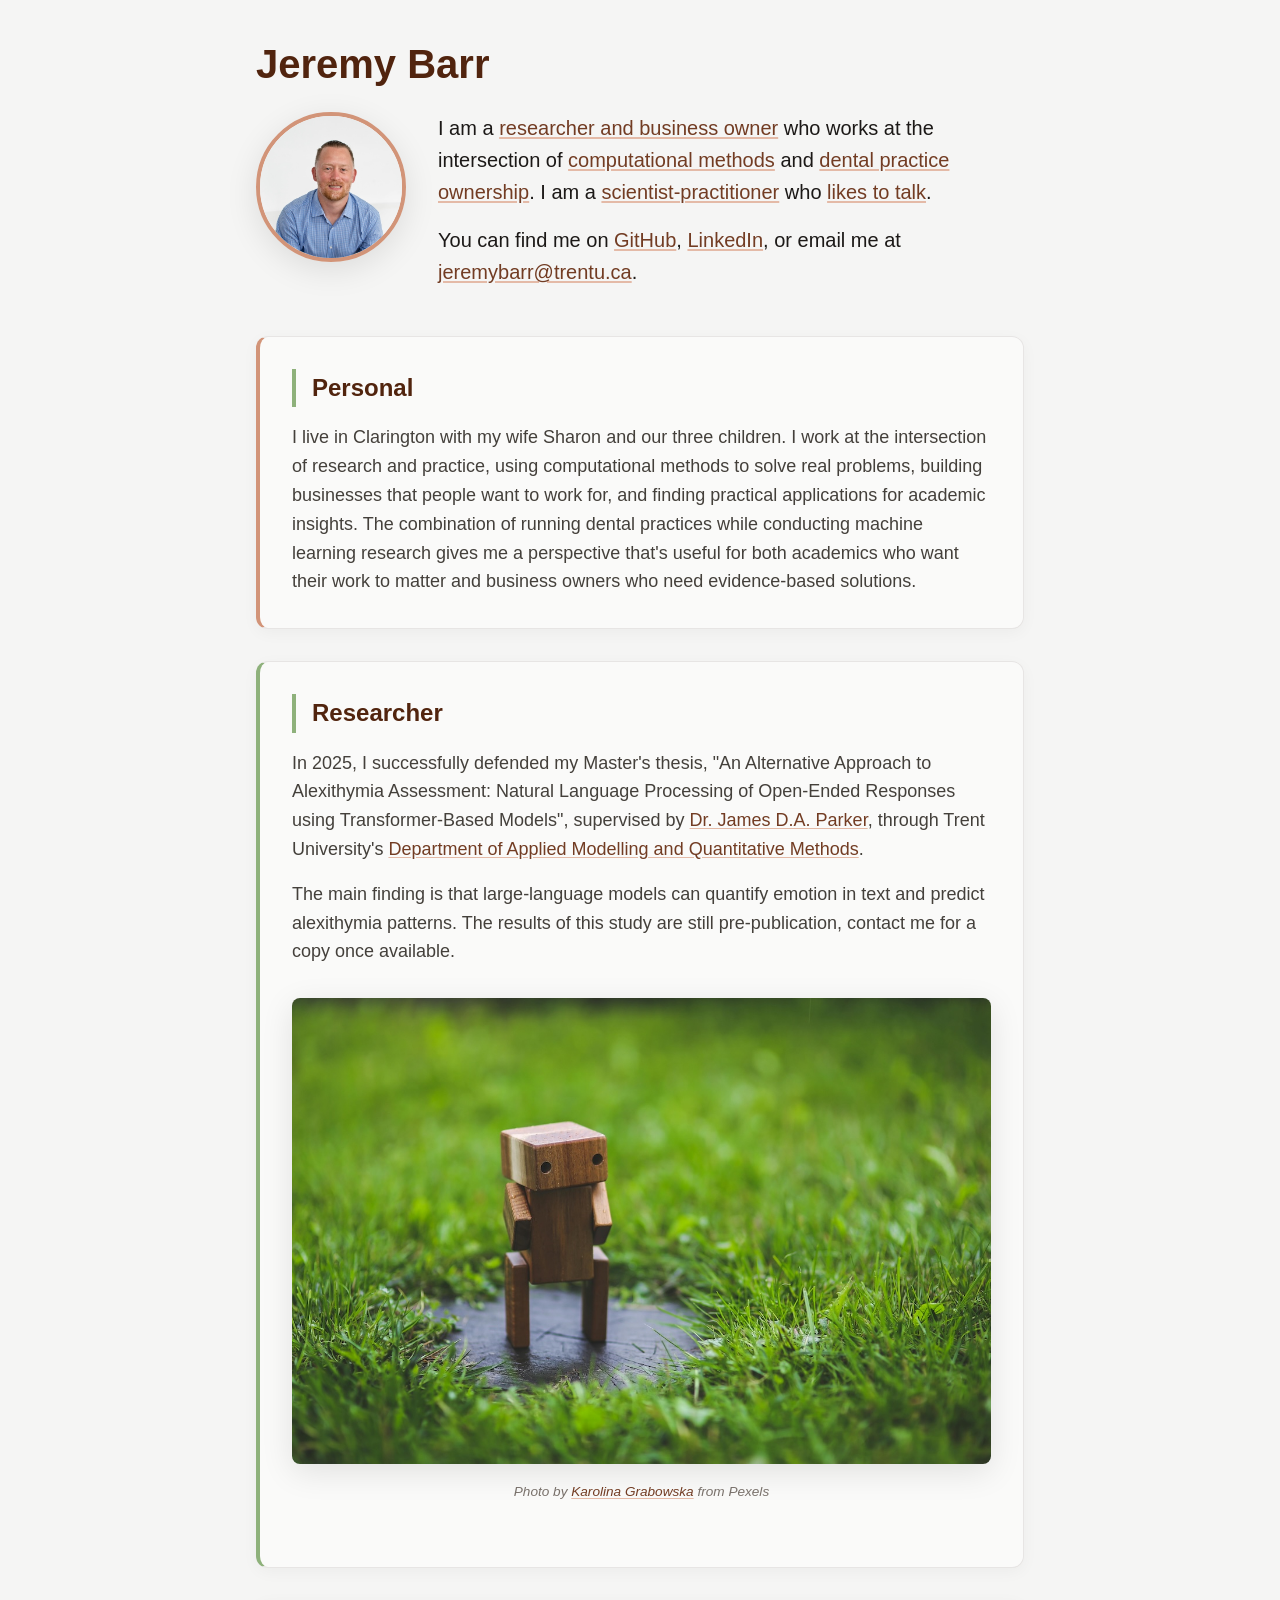
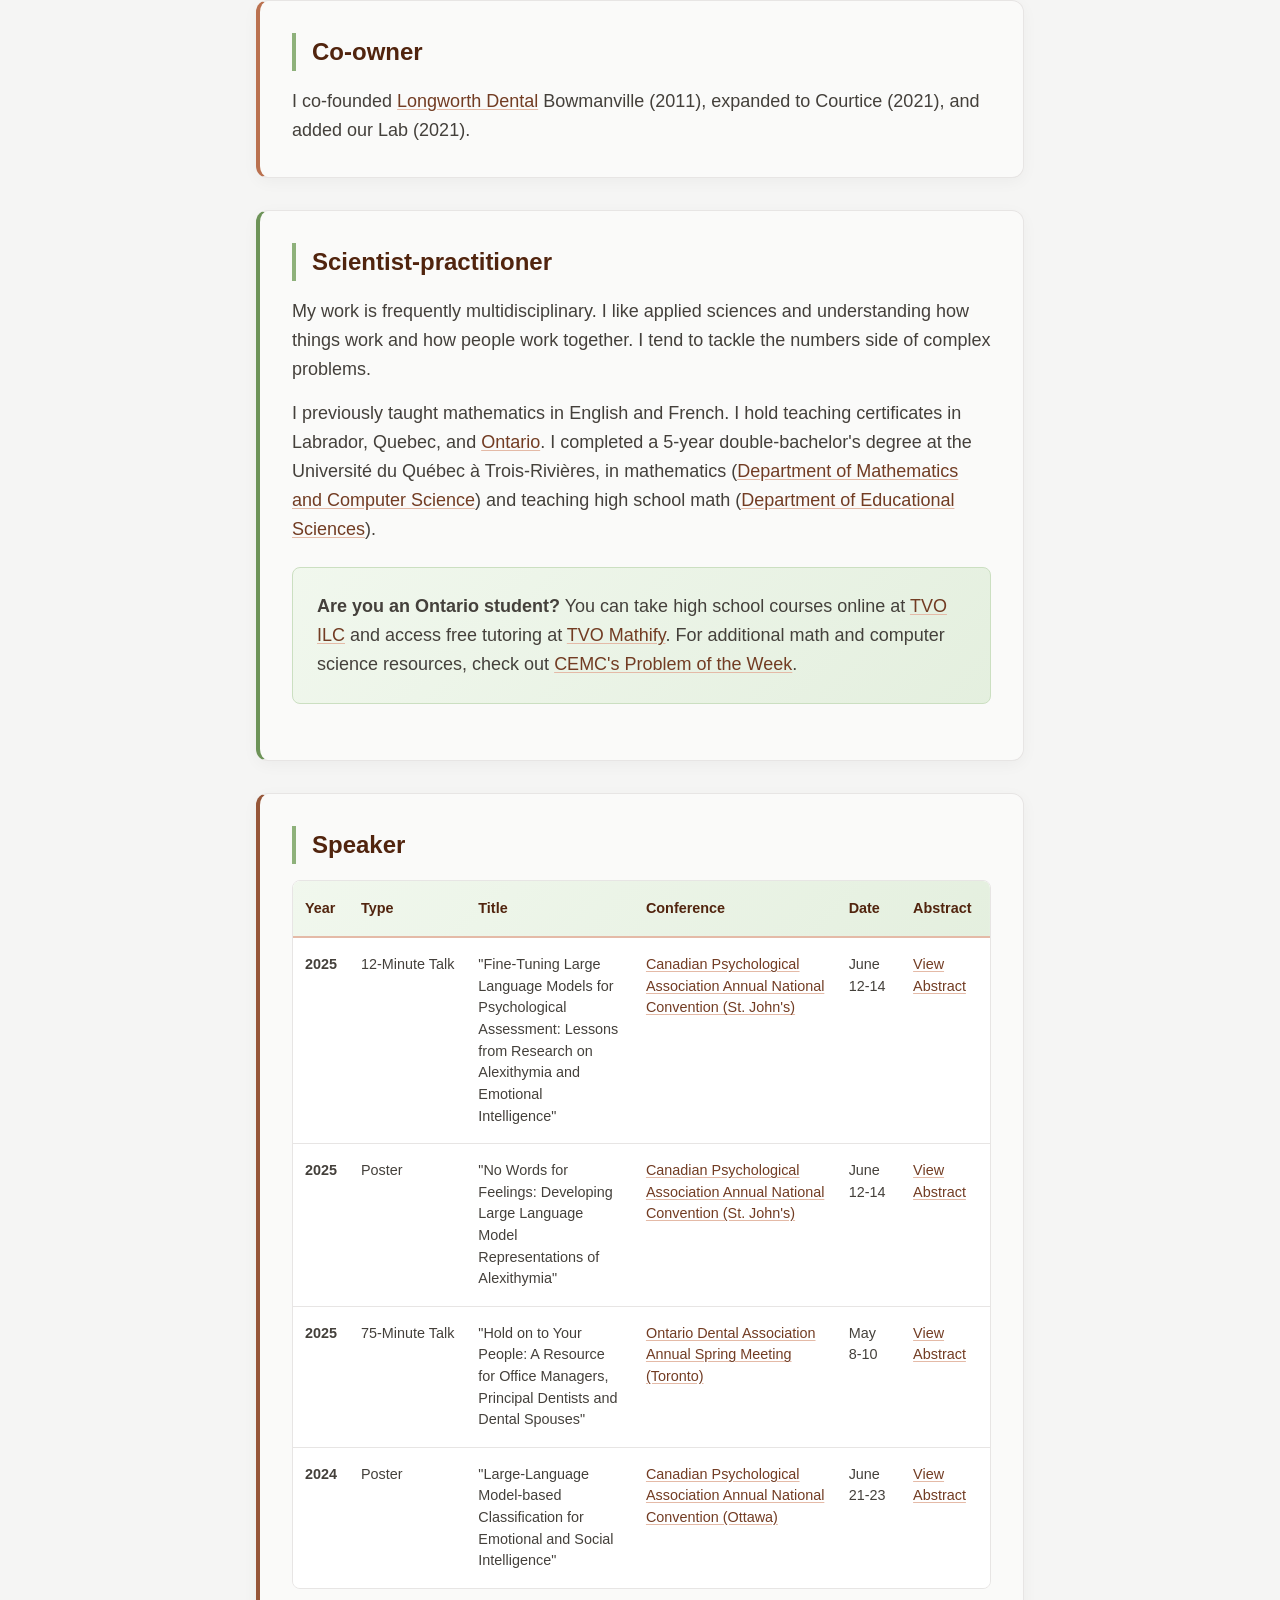
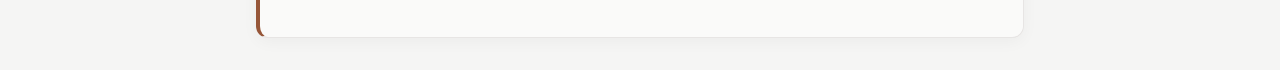
<file: index.html>
<!DOCTYPE html>
<html lang="en">
<head>
    <meta charset="UTF-8">
    <meta name="viewport" content="width=device-width, initial-scale=1.0">
    <title>Jeremy Barr</title>
    <meta property="og:title" content="Jeremy Barr">
    <meta name="description" content="I use computational methods to solve problems.">
    <meta property="og:description" content="I use computational methods to solve problems.">
    <meta property="og:image" content="https://jeremybarr.ca/images/jeremy-barr-500x500.jpg">
    <meta property="og:url" content="https://www.jeremybarr.ca">
    <meta property="og:type" content="website">
    <link rel="stylesheet" href="css/styles.css">
    <link rel="icon" type="image/png" href="/images/favicon-64x64.png">
</head>
<body>
<div class="container">
    <header class="site-header">
        <h1 class="site-title">Jeremy Barr</h1>
        <img class="profile-image" src="images/jeremy-barr-500x500.jpg" alt="Jeremy Barr headshot">
        <p class="intro-text">
            I am a <a href="#personal">researcher and business owner</a> who works at the intersection of
            <a href="#researcher">computational methods</a> and
            <a href="#co-owner">dental practice ownership</a>.
            I am a <a href="#scientist-practitioner">scientist-practitioner</a> who
            <a href="#speaker">likes to talk</a>.
        </p>
        <p class="intro-text">
            You can find me on
            <a href="https://github.com/jeremyoftheberemies" target="_blank" rel="noopener">GitHub</a>,
            <a href="https://www.linkedin.com/in/j-barr/" target="_blank" rel="noopener">LinkedIn</a>,
            or email me at <a href="mailto:jeremybarr@trentu.ca">jeremybarr@trentu.ca</a>.
        </p>
    </header>

    <main class="main-content">
        <section id="personal" class="content-section personal-section">
            <h2 class="section-title">
                <a href="#personal" class="section-anchor">Personal</a>
            </h2>
            <p class="section-text">
                I live in Clarington with my wife Sharon and our three children. I work at the intersection of research and practice, using computational methods to solve real problems, building businesses that people want to work for, and finding practical applications for academic insights. The combination of running dental practices while conducting machine learning research gives me a perspective that's useful for both academics who want their work to matter and business owners who need evidence-based solutions.
            </p>
        </section>

        <section id="researcher" class="content-section researcher-section">
            <h2 class="section-title">
                <a href="#researcher" class="section-anchor">Researcher</a>
            </h2>
            <p class="section-text">
                In 2025, I successfully defended my Master's thesis, "An Alternative Approach to Alexithymia Assessment:
                Natural Language Processing of Open-Ended Responses using Transformer-Based Models", supervised by
                <a href="https://trent-ehrl.com/" target="_blank" rel="noopener">Dr. James D.A. Parker</a>,
                through Trent University's
                <a href="https://www.trentu.ca/amod/" target="_blank" rel="noopener">Department of Applied Modelling and Quantitative Methods</a>.
            </p>
            <p class="section-text">
                The main finding is that large-language models can quantify emotion in text and predict alexithymia patterns.
                The results of this study are still pre-publication, contact me for a copy once available.
            </p>
            <figure class="research-visual">
                <img class="accent-image" src="images/wooden-robot-1200x800.jpg" alt="Wooden robot sitting on a rock surrounded by grass">
                <figcaption class="image-attribution">Photo by <a href="https://www.pexels.com/photo/wooden-robot-6069/" target="_blank" rel="noopener">Karolina Grabowska</a> from Pexels</figcaption>
            </figure>
        </section>

        <section id="co-owner" class="content-section business-section">
            <h2 class="section-title">
                <a href="#co-owner" class="section-anchor">Co-owner</a>
            </h2>
            <p class="section-text">
                I co-founded <a href="https://www.longworthdental.ca/" target="_blank" rel="noopener">Longworth Dental</a>
                Bowmanville (2011), expanded to Courtice (2021), and added our Lab (2021).
            </p>
        </section>

        <section id="scientist-practitioner" class="content-section education-section">
            <h2 class="section-title">
                <a href="#scientist-practitioner" class="section-anchor">Scientist-practitioner</a>
            </h2>
            <p class="section-text">
                My work is frequently multidisciplinary. I like applied sciences and understanding how things work and how
                people work together. I tend to tackle the numbers side of complex problems.
            </p>
            <p class="section-text">
                I previously taught mathematics in English and French. I hold teaching certificates in Labrador, Quebec, and
                <a href="https://apps.oct.ca/FindATeacher/memberdetail?id=608224" target="_blank" rel="noopener">Ontario</a>.
                I completed a 5-year double-bachelor's degree at the Université du Québec à Trois-Rivières, in mathematics
                (<a href="https://oraprdnt.uqtr.uquebec.ca/portail/gscw031?owa_no_site=1645" target="_blank" rel="noopener">Department of Mathematics and Computer Science</a>)
                and teaching high school math
                (<a href="https://oraprdnt.uqtr.uquebec.ca/portail/gscw031?owa_no_site=1050" target="_blank" rel="noopener">Department of Educational Sciences</a>).
            </p>

            <aside class="resources-callout">
                <p class="callout-text">
                    <strong>Are you an Ontario student?</strong> You can take high school courses online at
                    <a href="https://www.ilc.org/" target="_blank" rel="noopener">TVO ILC</a>
                    and access free tutoring at
                    <a href="https://mathify.tvolearn.com/" target="_blank" rel="noopener">TVO Mathify</a>.
                    For additional math and computer science resources, check out
                    <a href="https://cemc.uwaterloo.ca/resources/potw" target="_blank" rel="noopener">CEMC's Problem of the Week</a>.
                </p>
            </aside>
        </section>

        <section id="speaker" class="content-section speaker-section">
            <h2 class="section-title">
                <a href="#speaker" class="section-anchor">Speaker</a>
            </h2>
            <div class="table-wrapper">
                <table class="speaking-table">
                    <thead class="table-header">
                        <tr class="header-row">
                            <th class="year-column">Year</th>
                            <th class="type-column">Type</th>
                            <th class="title-column">Title</th>
                            <th class="conference-column">Conference</th>
                            <th class="date-column">Date</th>
                            <th class="abstract-column">Abstract</th>
                        </tr>
                    </thead>
                    <tbody class="table-body">
                        <tr class="speaking-row">
                            <td class="year-cell">2025</td>
                            <td class="type-cell">12-Minute Talk</td>
                            <td class="title-cell">
                                "Fine-Tuning Large Language Models for Psychological Assessment: Lessons from Research on
                                Alexithymia and Emotional Intelligence"
                            </td>
                            <td class="conference-cell">
                                <a href="publications/abstract-books/2025-cpa-abstract-book-v1.0.pdf" target="_blank" rel="noopener">
                                    Canadian Psychological Association Annual National Convention (St. John's)
                                </a>
                            </td>
                            <td class="date-cell">June 12-14</td>
                            <td class="abstract-cell">
                                <a href="https://github.com/jeremyoftheberemies/jeremy-barr/blob/main/publications/abstracts/2025-cpa-talk-llm-psychological-assessment.md" target="_blank" rel="noopener">
                                    View Abstract
                                </a>
                            </td>
                        </tr>
                        <tr class="speaking-row">
                            <td class="year-cell">2025</td>
                            <td class="type-cell">Poster</td>
                            <td class="title-cell">
                                "No Words for Feelings: Developing Large Language Model Representations of Alexithymia"
                            </td>
                            <td class="conference-cell">
                                <a href="publications/abstract-books/2025-cpa-abstract-book-v1.0.pdf" target="_blank" rel="noopener">
                                    Canadian Psychological Association Annual National Convention (St. John's)
                                </a>
                            </td>
                            <td class="date-cell">June 12-14</td>
                            <td class="abstract-cell">
                                <a href="https://github.com/jeremyoftheberemies/jeremy-barr/blob/main/publications/abstracts/2025-cpa-poster-no-words-feelings.md" target="_blank" rel="noopener">
                                    View Abstract
                                </a>
                            </td>
                        </tr>
                        <tr class="speaking-row">
                            <td class="year-cell">2025</td>
                            <td class="type-cell">75-Minute Talk</td>
                            <td class="title-cell">
                                "Hold on to Your People: A Resource for Office Managers, Principal Dentists and Dental Spouses"
                            </td>
                            <td class="conference-cell">
                                <a href="publications/abstract-books/2025-asm-showguide.pdf" target="_blank" rel="noopener">
                                    Ontario Dental Association Annual Spring Meeting (Toronto)
                                </a>
                            </td>
                            <td class="date-cell">May 8-10</td>
                            <td class="abstract-cell">
                                <a href="https://github.com/jeremyoftheberemies/jeremy-barr/blob/main/publications/abstracts/2025-oda-talk-hold-on-people.md" target="_blank" rel="noopener">
                                    View Abstract
                                </a>
                            </td>
                        </tr>
                        <tr class="speaking-row">
                            <td class="year-cell">2024</td>
                            <td class="type-cell">Poster</td>
                            <td class="title-cell">
                                "Large-Language Model-based Classification for Emotional and Social Intelligence"
                            </td>
                            <td class="conference-cell">
                                <a href="publications/abstract-books/2024-cpa-abstract-book-v1.2.pdf" target="_blank" rel="noopener">
                                    Canadian Psychological Association Annual National Convention (Ottawa)
                                </a>
                            </td>
                            <td class="date-cell">June 21-23</td>
                            <td class="abstract-cell">
                                <a href="https://github.com/jeremyoftheberemies/jeremy-barr/blob/main/publications/abstracts/2024-cpa-poster-emotional-social-intelligence.md" target="_blank" rel="noopener">
                                    View Abstract
                                </a>
                            </td>
                        </tr>
                    </tbody>
                </table>
            </div>
        </section>
    </main>
</div>
</body>
</html>
</file>
<file: css/styles.css>
/* Colour palette */
:root {
  /* Primary: Warm brown */
  --color-wood-50: oklch(0.97 0.008 45);
  --color-wood-100: oklch(0.94 0.015 45);
  --color-wood-200: oklch(0.88 0.035 45);
  --color-wood-300: oklch(0.82 0.055 45);
  --color-wood-400: oklch(0.72 0.085 45);
  --color-wood-500: oklch(0.62 0.105 45);
  --color-wood-600: oklch(0.52 0.095 45);
  --color-wood-700: oklch(0.42 0.085 45);
  --color-wood-800: oklch(0.32 0.075 45);
  --color-wood-900: oklch(0.25 0.065 45);
  --color-wood-950: oklch(0.18 0.055 45);

  /* Secondary: Sage green */
  --color-sage-50: oklch(0.97 0.015 135);
  --color-sage-100: oklch(0.94 0.025 135);
  --color-sage-200: oklch(0.88 0.045 135);
  --color-sage-300: oklch(0.82 0.065 135);
  --color-sage-400: oklch(0.72 0.085 135);
  --color-sage-500: oklch(0.62 0.095 135);
  --color-sage-600: oklch(0.52 0.085 135);
  --color-sage-700: oklch(0.42 0.075 135);
  --color-sage-800: oklch(0.32 0.065 135);
  --color-sage-900: oklch(0.25 0.055 135);
  --color-sage-950: oklch(0.18 0.045 135);

  /* Neutral: Warm gray */
  --color-stone-50: oklch(0.985 0.001 106.423);
  --color-stone-100: oklch(0.97 0.001 106.424);
  --color-stone-200: oklch(0.923 0.003 48.717);
  --color-stone-300: oklch(0.869 0.005 56.366);
  --color-stone-400: oklch(0.709 0.01 56.259);
  --color-stone-500: oklch(0.553 0.013 58.071);
  --color-stone-600: oklch(0.444 0.011 73.639);
  --color-stone-700: oklch(0.374 0.01 67.558);
  --color-stone-800: oklch(0.268 0.007 34.298);
  --color-stone-900: oklch(0.216 0.006 56.043);
  --color-stone-950: oklch(0.147 0.004 49.25);

  /* Black and white */
  --color-black: #000;
  --color-white: #fff;
}

/* Base styles */
* {
    margin: 0;
    padding: 0;
    box-sizing: border-box;
}

body {
    font-family: -apple-system, BlinkMacSystemFont, 'Segoe UI', Roboto, Oxygen, Ubuntu, Cantarell, sans-serif;
    font-size: 1.125rem;
    line-height: 1.6;
    color: var(--color-stone-900);
    background-color: var(--color-stone-100);
}

html {
    scroll-behavior: smooth;
}

.container {
    max-width: 800px;
    margin: 0 auto;
    padding: 2rem 1rem;
}

/* Header */
.site-header {
    margin-bottom: 3rem;
}

.site-title {
    font-size: 2.5rem;
    font-weight: 700;
    color: var(--color-wood-800);
    margin-bottom: 1rem;
}

.profile-image {
    width: 150px;
    height: 150px;
    border-radius: 50%;
    margin: 0 2rem 1rem 0;
    border: 4px solid var(--color-wood-400);
    box-shadow: 0 8px 32px rgba(0, 0, 0, 0.1);
    float: left;
}

.intro-text {
    font-size: 1.25rem;
    margin-bottom: 1rem;
}

/* Links */
a {
    color: var(--color-wood-700);
    text-decoration: underline;
    text-decoration-color: var(--color-wood-300);
    text-underline-offset: 2px;
    transition: all 0.2s ease;
}

a:hover,
a:active {
    color: var(--color-wood-800);
    text-decoration-color: var(--color-wood-600);
}

a:visited {
    color: var(--color-stone-600);
    text-decoration-color: var(--color-stone-400);
    text-underline-offset: 2px;
    transition: all 0.2s ease;
}

/* Main content */
.main-content {
    display: flex;
    flex-direction: column;
    gap: 2rem;
}

.content-section {
    background: var(--color-stone-50);
    padding: 2rem;
    border-radius: 0.75rem;
    border: 1px solid var(--color-stone-200);
    box-shadow: 0 4px 16px rgba(0, 0, 0, 0.04);
    transition: box-shadow 0.2s ease;
}

.content-section:hover,
.content-section:active {
    box-shadow: 0 8px 32px rgba(0, 0, 0, 0.08);
}

.section-title {
    font-size: 1.5rem;
    font-weight: 600;
    color: var(--color-wood-800);
    margin-bottom: 1rem;
    border-left: 4px solid var(--color-sage-400);
    padding-left: 1rem;
}

.section-anchor {
    color: inherit;
    text-decoration: none;
    position: relative;
}

.section-anchor::after {
    content: "#";
    margin-left: 0.5rem;
    opacity: 0;
    transition: opacity 0.2s ease;
    color: var(--color-sage-400);
}

.section-anchor:hover::after,
.section-anchor:active::after {
    opacity: 1;
}

.section-text {
    color: var(--color-stone-700);
    margin-bottom: 1rem;
}

.section-text:last-child {
    margin-bottom: 0;
}

/* Special sections */
.personal-section {
    border-left: 4px solid var(--color-wood-400);
}

.researcher-section {
    border-left: 4px solid var(--color-sage-400);
}

.business-section {
    border-left: 4px solid var(--color-wood-500);
}

.education-section {
    border-left: 4px solid var(--color-sage-500);
}

.speaker-section {
    border-left: 4px solid var(--color-wood-600);
}

/* Research visual */
.research-visual {
    margin: 2rem 0;
    text-align: center;
}

.accent-image {
    max-width: 100%;
    height: auto;
    border-radius: 0.5rem;
    box-shadow: 0 8px 32px rgba(0, 0, 0, 0.1);
}

.image-attribution {
    font-size: 0.85rem;
    color: var(--color-stone-500);
    margin-top: 0.5rem;
    font-style: italic;
}

/* Callout */
.resources-callout {
    background: linear-gradient(135deg, var(--color-sage-50) 0%, var(--color-sage-100) 100%);
    border: 1px solid var(--color-sage-200);
    border-radius: 0.5rem;
    padding: 1.5rem;
    margin: 1.5rem 0;
}

.callout-text {
    color: var(--color-stone-700);
    margin: 0;
}

/* Speaking table */
.table-wrapper {
    overflow-x: auto;
    margin: 1rem 0;
    border-radius: 0.5rem;
    border: 1px solid var(--color-stone-200);
}

.speaking-table {
    width: 100%;
    border-collapse: collapse;
    background: var(--color-white);
}

.table-header {
    background: linear-gradient(135deg, var(--color-sage-50) 0%, var(--color-sage-100) 100%);
}

.header-row th {
    padding: 1rem 0.75rem;
    text-align: left;
    font-weight: 600;
    color: var(--color-wood-800);
    border-bottom: 2px solid var(--color-wood-300);
    font-size: 0.9rem;
}

.speaking-row {
    border-bottom: 1px solid var(--color-stone-200);
    transition: background-color 0.2s ease;
}

.speaking-row:hover,
.speaking-row:active {
    background-color: var(--color-stone-50);
}

.speaking-row:last-child {
    border-bottom: none;
}

.speaking-row td {
    padding: 1rem 0.75rem;
    vertical-align: top;
    color: var(--color-stone-700);
    font-size: 0.9rem;
    line-height: 1.5;
}

.year-cell {
    font-weight: 600;
    color: var(--color-wood-700);
    white-space: nowrap;
}

.type-cell {
    color: var(--color-sage-700);
    font-weight: 500;
    white-space: nowrap;
}

.title-cell {
    font-weight: 500;
    max-width: 300px;
}

/* Responsive design */
@media (max-width: 768px) {
  .container {
    padding: 1rem 0.5rem;
  }

  .site-header {
    padding: 1.5rem;
  }

  .site-title {
    font-size: 2rem;
  }

  .profile-image {
    width: 120px;
    height: 120px;
  }

  .content-section {
    padding: 1.5rem;
  }

  .section-title {
    font-size: 1.25rem;
  }

  .speaking-table {
    font-size: 0.8rem;
  }

  .header-row th,
  .speaking-row td {
    padding: 0.75rem 0.5rem;
  }
}
</file>
